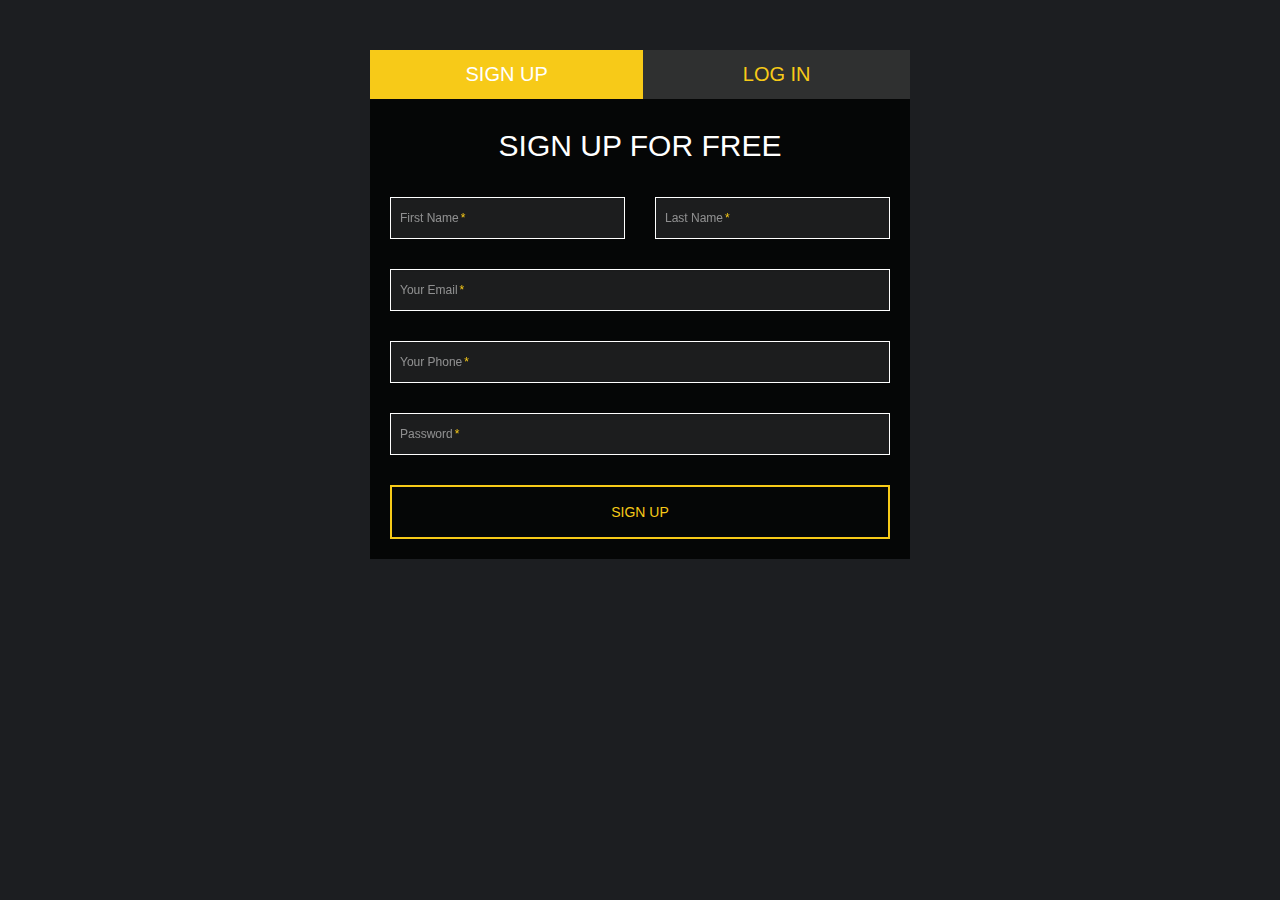
<file: proj1/index.html>
<!DOCTYPE html>
<html lang="en" >
<head>
  <meta charset="UTF-8">
  <title>Sign Up Signin Form Template Example</title>
  <link rel="stylesheet" href="style.css">

</head>
<body>
<!-- partial:index.partial.html -->
<html lang="en">
<head>
  <!-- Latest compiled and minified CSS -->
<link rel="stylesheet" href="https://maxcdn.bootstrapcdn.com/bootstrap/3.3.5/css/bootstrap.min.css">
  </head>

<body>
<div id="form">
  <div class="container">
    <div class="col-lg-6 col-lg-offset-3 col-md-6 col-md-offset-3 col-md-8 col-md-offset-2">
      <div id="userform">
        <ul class="nav nav-tabs nav-justified" role="tablist">
          <li class="active"><a href="#signup"  role="tab" data-toggle="tab">Sign up</a></li>
          <li><a href="#login"  role="tab" data-toggle="tab">Log in</a></li>
        </ul>
        <div class="tab-content">
          <div class="tab-pane fade active in" id="signup">
            <h2 class="text-uppercase text-center"> Sign Up for Free</h2>
            <form id="signup">
              <div class="row">
                <div class="col-xs-12 col-sm-6">
                  <div class="form-group">
                    <label>First Name<span class="req">*</span> </label>
                    <input type="text" class="form-control" id="first_name" required data-validation-required-message="Please enter your name." autocomplete="off">
                    <p class="help-block text-danger"></p>
                  </div>
                </div>
                <div class="col-xs-12 col-sm-6">
                  <div class="form-group">
                    <label> Last Name<span class="req">*</span> </label>
                    <input type="text" class="form-control" id="last_name" required data-validation-required-message="Please enter your name." autocomplete="off">
                    <p class="help-block text-danger"></p>
                  </div>
                </div>
              </div>
              <div class="form-group">
                <label> Your Email<span class="req">*</span> </label>
                <input type="email" class="form-control" id="email" required data-validation-required-message="Please enter your email address." autocomplete="off">
                <p class="help-block text-danger"></p>
              </div>
              <div class="form-group">
                <label> Your Phone<span class="req">*</span> </label>
                <input type="tel" class="form-control" id="phone" required data-validation-required-message="Please enter your phone number." autocomplete="off">
                <p class="help-block text-danger"></p>
              </div>
              <div class="form-group">
                <label> Password<span class="req">*</span> </label>
                <input type="password" class="form-control" id="password" required data-validation-required-message="Please enter your password" autocomplete="off">
                <p class="help-block text-danger"></p>
              </div>
              <div class="mrgn-30-top">
                <button type="submit" class="btn btn-larger btn-block"/>
                Sign up
                </button>
              </div>
            </form>
          </div>
          <div class="tab-pane fade in" id="login">
            <h2 class="text-uppercase text-center"> Log in</h2>
            <form id="login">
              <div class="form-group">
                <label> Your Email<span class="req">*</span> </label>
                <input type="email" class="form-control" id="email" required data-validation-required-message="Please enter your email address." autocomplete="off">
                <p class="help-block text-danger"></p>
              </div>
              <div class="form-group">
                <label> Password<span class="req">*</span> </label>
                <input type="password" class="form-control" id="password" required data-validation-required-message="Please enter your password" autocomplete="off">
                <p class="help-block text-danger"></p>
              </div>
              <div class="mrgn-30-top">
                <button type="submit" class="btn btn-larger btn-block"/>
                Log in
                </button>
              </div>
            </form>
          </div>
        </div>
      </div>
    </div>
  </div>
  <!-- /.container --> 
</div>
<script src="//code.jquery.com/jquery-1.11.3.min.js"></script>
<!-- Latest compiled and minified JavaScript -->
<script src="https://maxcdn.bootstrapcdn.com/bootstrap/3.3.5/js/bootstrap.min.js"></script>
</body>
<!-- partial -->
  <script  src="./script.js"></script>

</body>
</html>
</file>
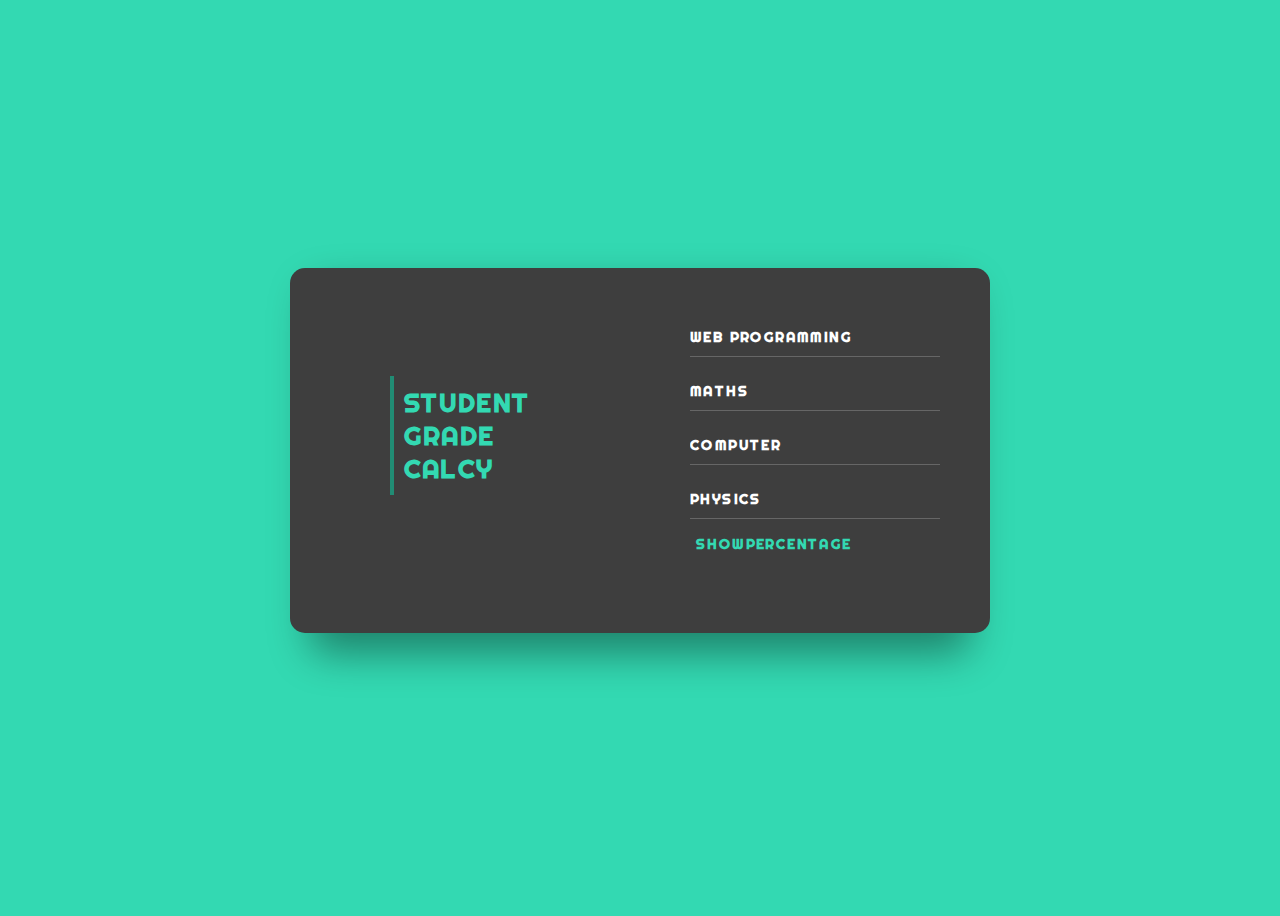
<file: proj2/index (1).html>
<!DOCTYPE html>
<html>
<head>
  <title></title>
  <link href="https://fonts.googleapis.com/css?family=Righteous&display=swap" rel="stylesheet">
   <link rel="stylesheet" href="style (1).css">
</head>
<body>
<div class="background">
  <div class="container">
    <div class="screen">
      <div class="screen-body">
        <div class="screen-body-item left">
          <div class="app-title">
            <div class="animated infinite pulse">
              Student <br> Grade <br> Calcy
            </div>
          </div>
        </div>
        <div class="screen-body-item">
          <div class="app-form">
            <div class="app-form-group">
              <input type="text" class="app-form-control" placeholder="WEB PROGRAMMING" id="wd">
            </div>
            <div class="app-form-group">
              <input  type="text"  class="app-form-control"   placeholder="MATHS" id="maths">
            </div>
             <div class="app-form-group">
              <input  type="text"  class="app-form-control"   placeholder="COMPUTER" id="comp">
            </div>
            <div class="app-form-group">
              <input  type="text"  class="app-form-control"   placeholder="PHYSICS" id="phy" >
            </div>
            <div > 
              <input type="button" name="" value="showPercentage" class="app-form-button" onclick="calcy()">
            </div>            
          </div>
      </div>

    </div>
      <div class="app-form-group showdata">
              <p id="showData" >  </p>
     </div>
  </div>
</div>

<script src="script (1).js"></script>

</body>
</html>
</file>
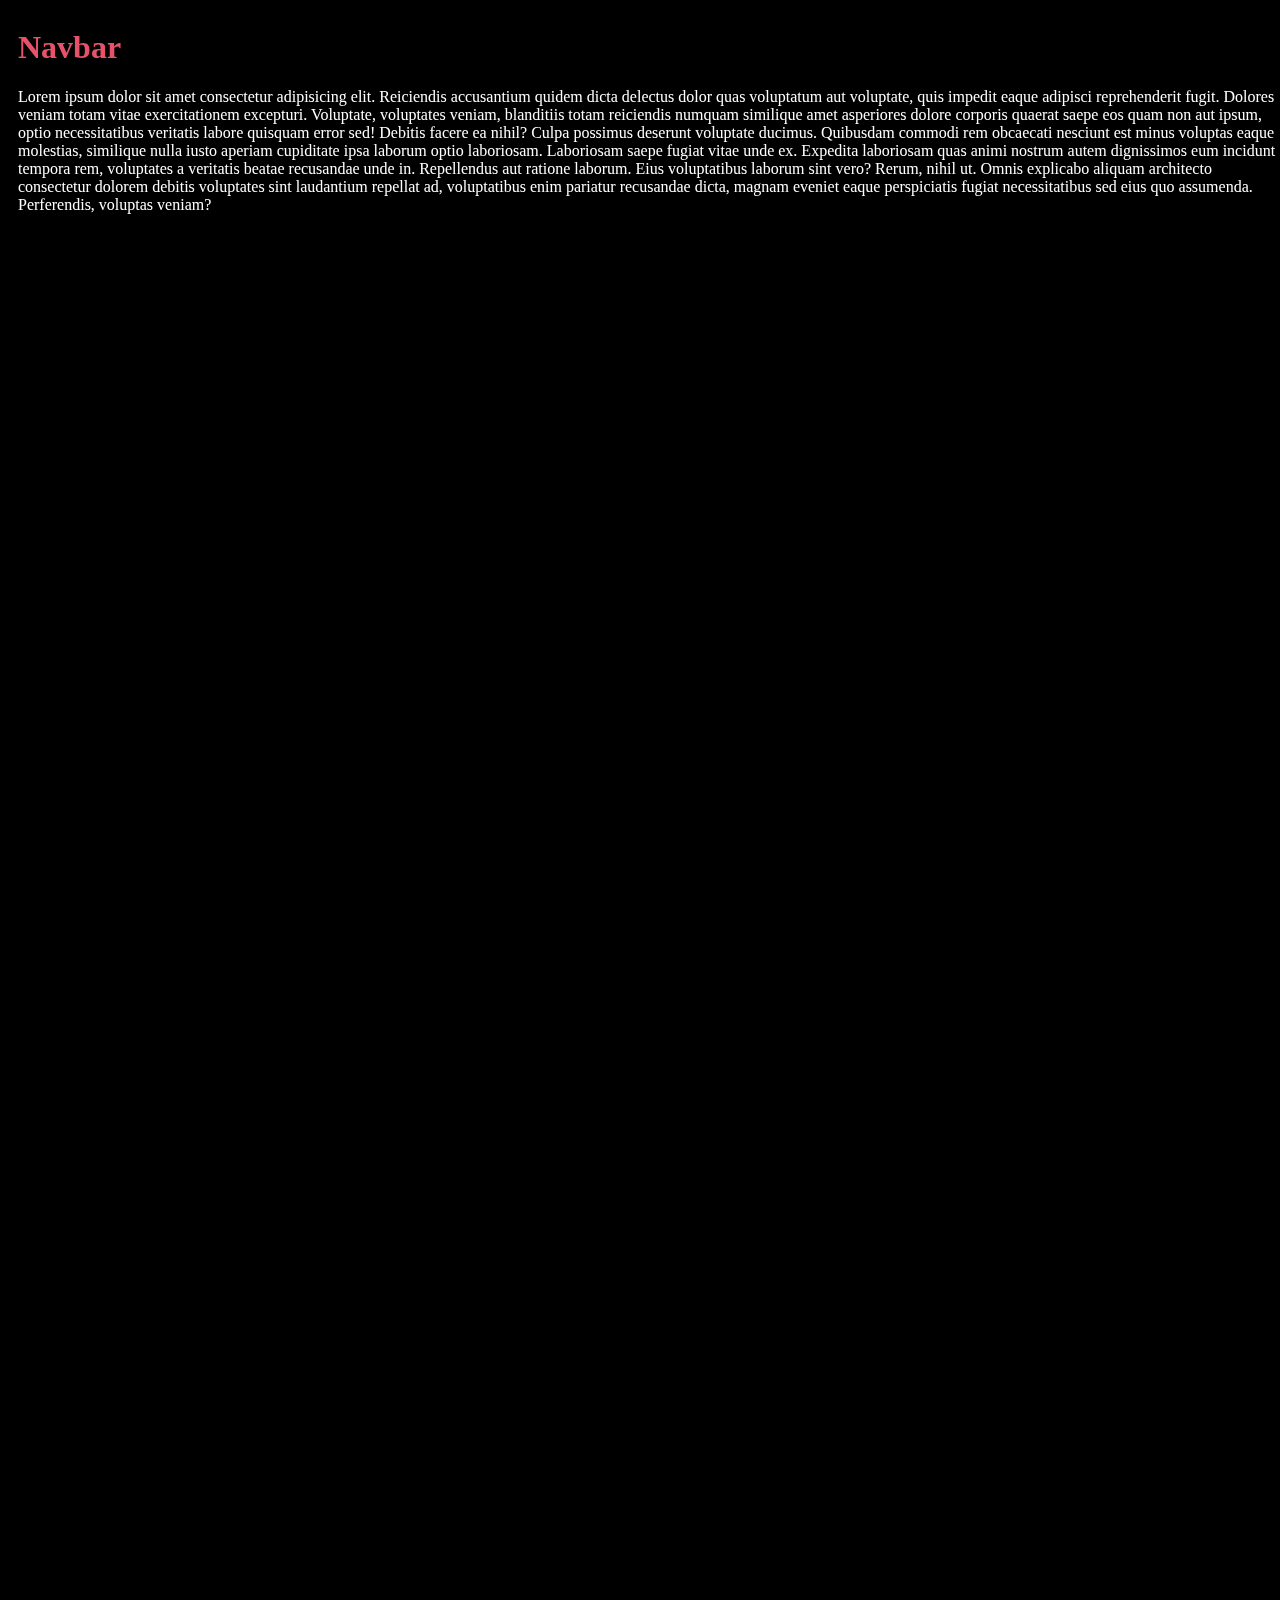
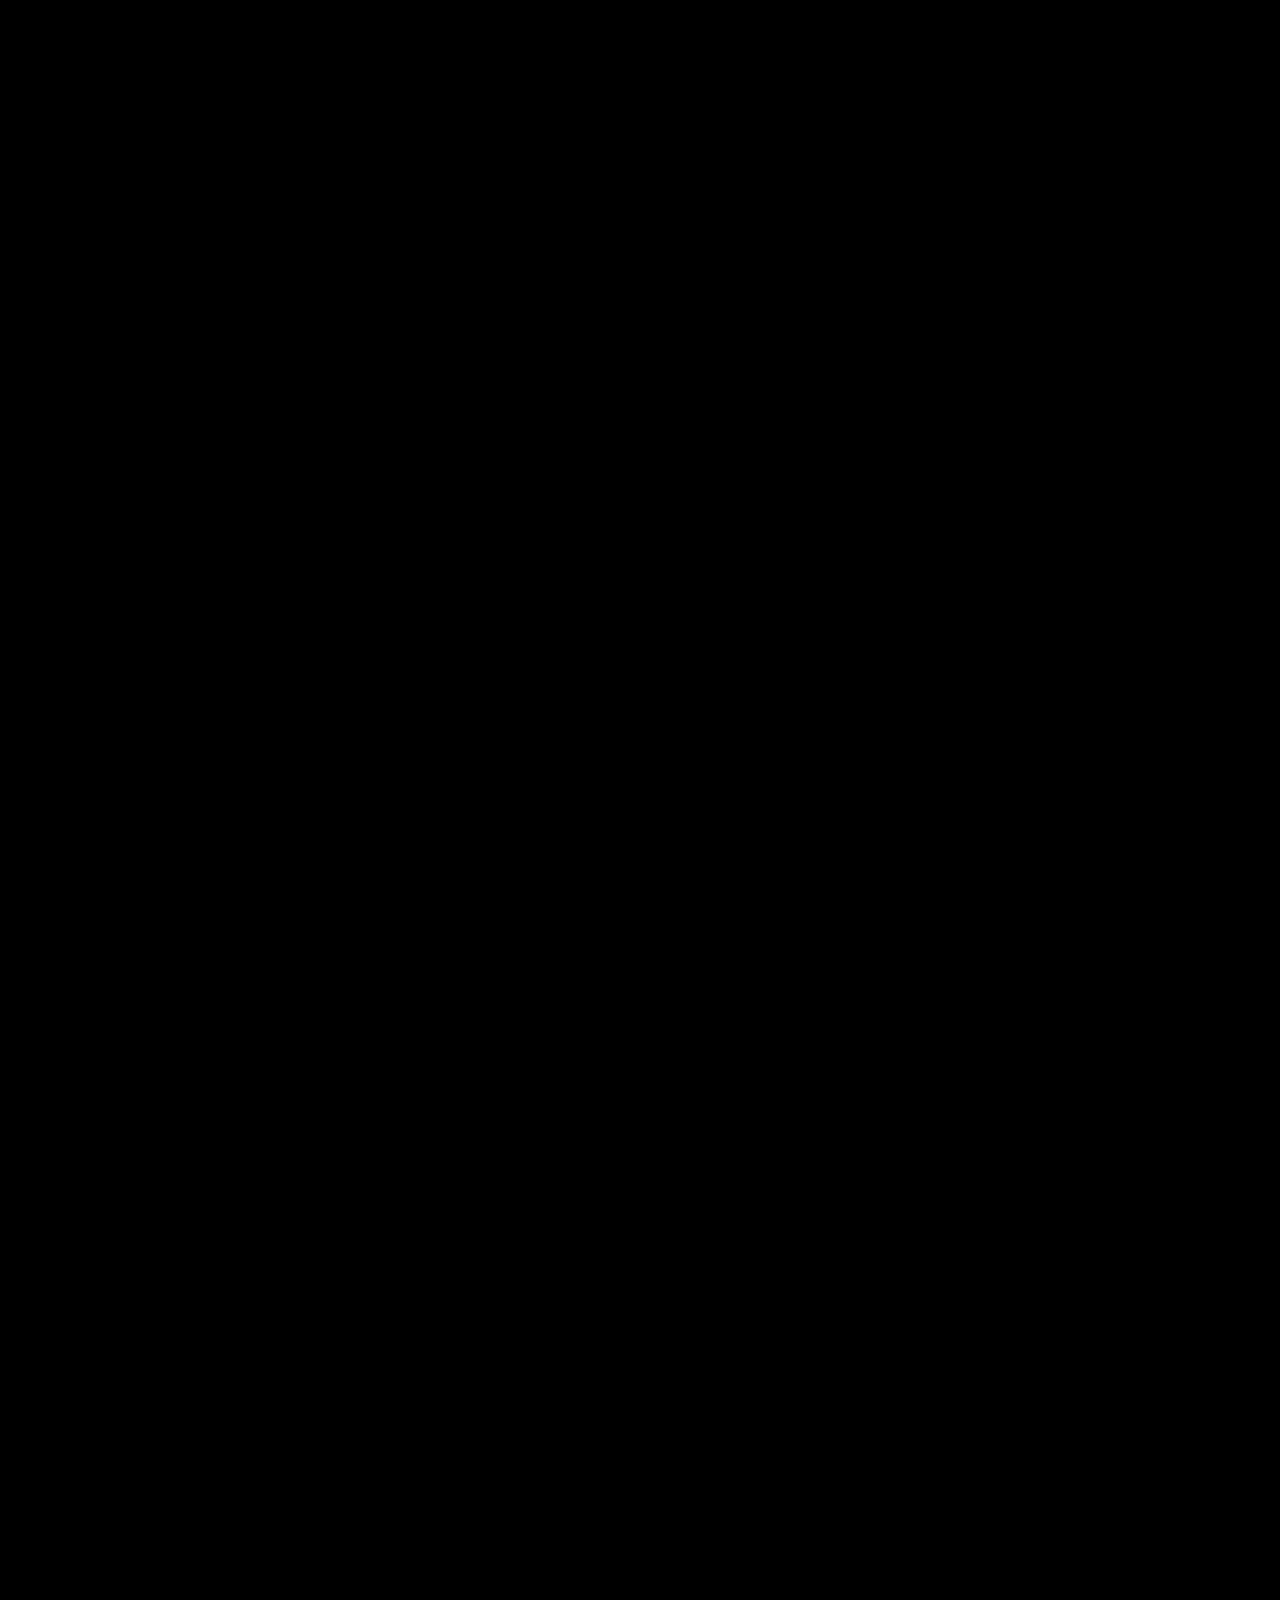
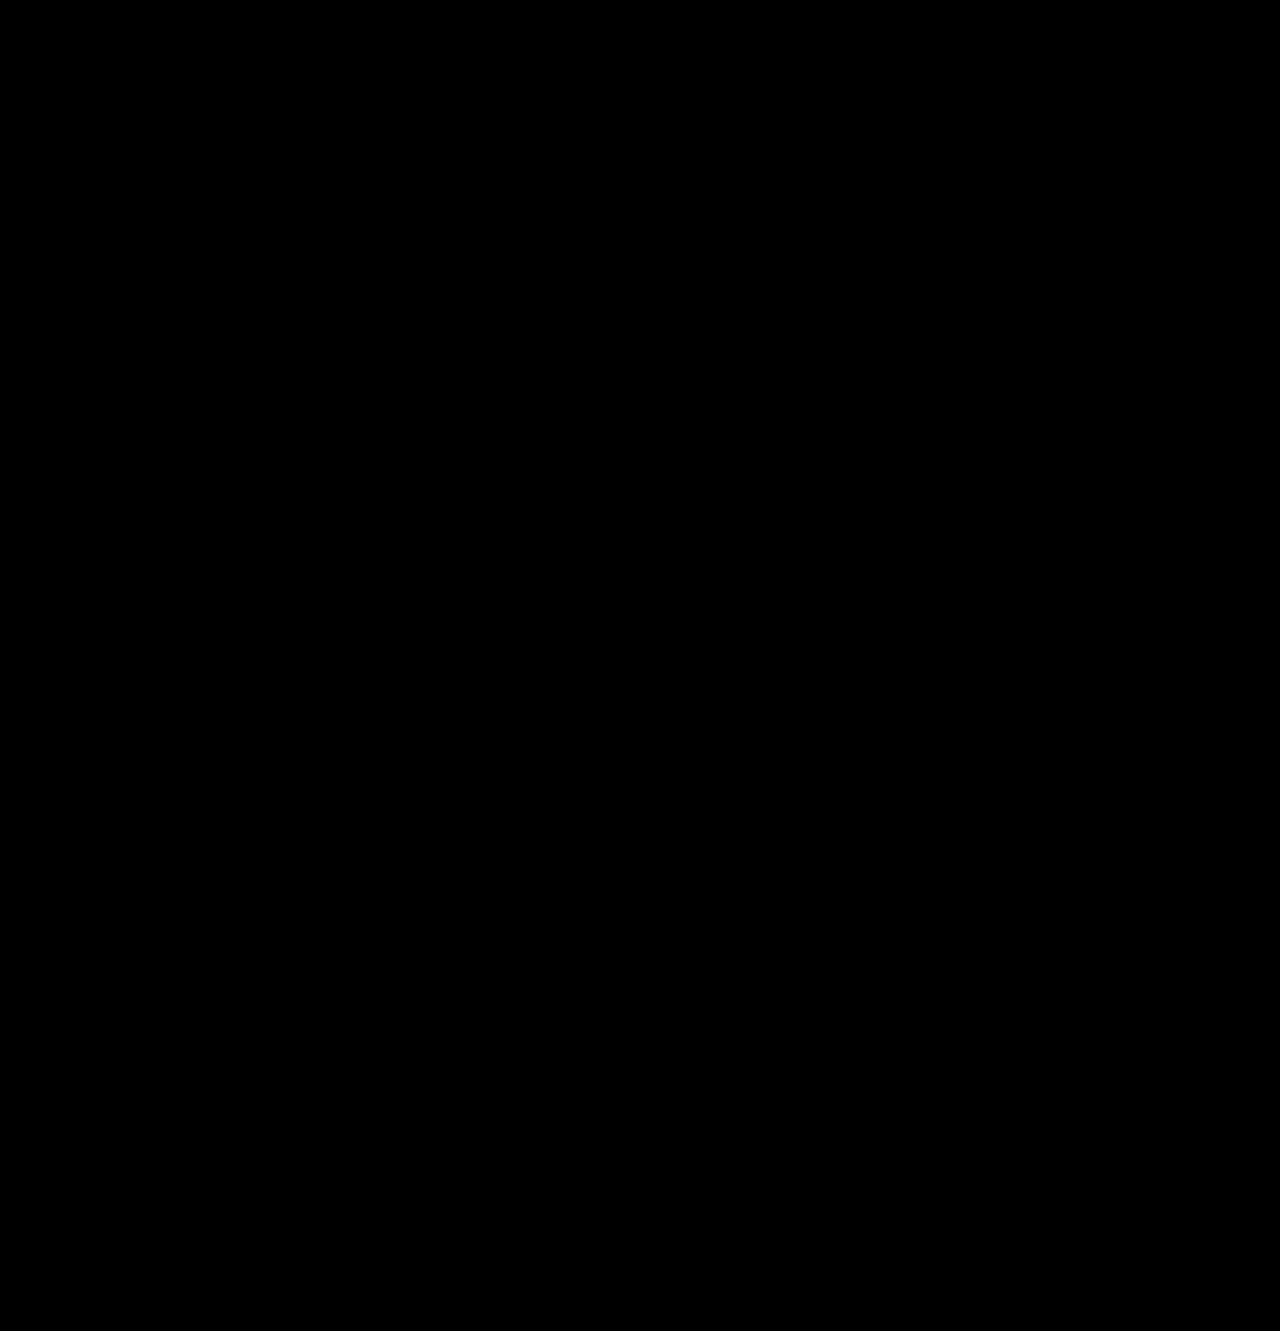
<file: proj3/index (2).html>
<!DOCTYPE html>
<html>

<head>
	<title>
		Navigation Bar 
	</title>
	
	<meta name="viewport"
		content="width=device-width, initial-scale=1">
	
    <link rel="stylesheet" href="style (2).css">
</head>

<body>
	

	<article>
		<h1 style="color:rgb(230, 82, 106);">
			Navbar
		</h1>
		
        <p>
			Lorem ipsum dolor sit amet consectetur adipisicing elit. Reiciendis accusantium quidem dicta delectus dolor quas voluptatum aut voluptate, quis impedit eaque adipisci reprehenderit fugit. Dolores veniam totam vitae exercitationem excepturi.
            Voluptate, voluptates veniam, blanditiis totam reiciendis numquam similique amet asperiores dolore corporis quaerat saepe eos quam non aut ipsum, optio necessitatibus veritatis labore quisquam error sed! Debitis facere ea nihil?
            Culpa possimus deserunt voluptate ducimus. Quibusdam commodi rem obcaecati nesciunt est minus voluptas eaque molestias, similique nulla iusto aperiam cupiditate ipsa laborum optio laboriosam. Laboriosam saepe fugiat vitae unde ex.
            Expedita laboriosam quas animi nostrum autem dignissimos eum incidunt tempora rem, voluptates a veritatis beatae recusandae unde in. Repellendus aut ratione laborum. Eius voluptatibus laborum sint vero? Rerum, nihil ut.
            Omnis explicabo aliquam architecto consectetur dolorem debitis voluptates sint laudantium repellat ad, voluptatibus enim pariatur recusandae dicta, magnam eveniet eaque perspiciatis fugiat necessitatibus sed eius quo assumenda. Perferendis, voluptas veniam?
		</p>

	</article>
	

	<div id="navlist">
		<a href="#">Home</a>
		<a href="#">About Us</a>
		<a href="#">Our Products</a>
		<a href="#">Careers</a>
		<a href="#">Contact Us</a>
	</div>


	<div class="scrollable"
		style="padding:15px 15px 4500px;">
	</div>

	<script src = "script (2).js">	
	</script>
</body>

</html>
</file>
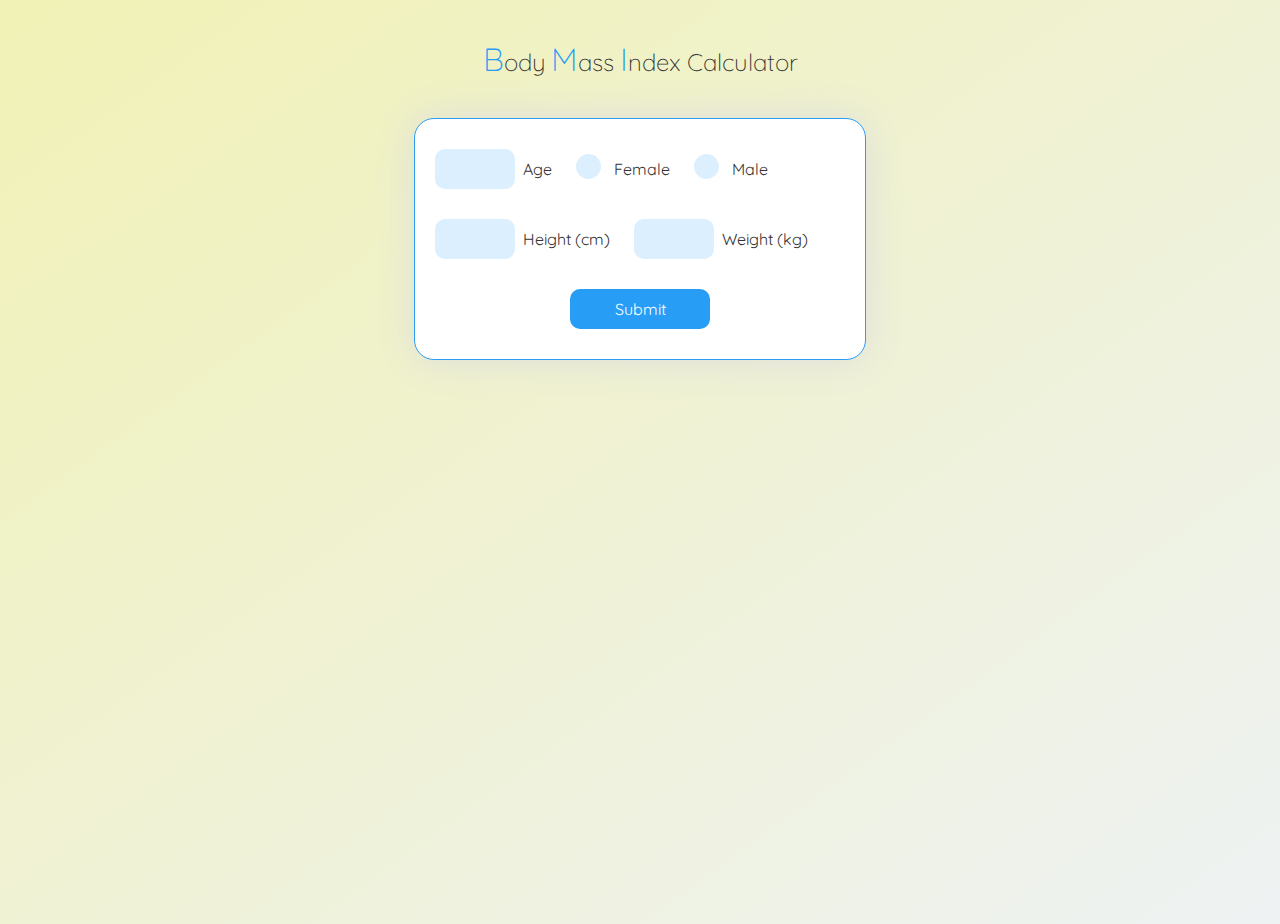
<file: proj4/index (3).html>
<!DOCTYPE html>
<html lang="en">
<head>
    <meta charset="UTF-8">
    <meta name="viewport" content="width=device-width, initial-scale=1.0">
    <link href="https://fonts.googleapis.com/css?family=Quicksand:400,700" rel="stylesheet">
    <link rel="stylesheet" href="style (3).css">
    <title>BMI Calculator</title>
</head>
<body>
    <h3><b>B</b>ody <b>M</b>ass <b>I</b>ndex Calculator</h3>
    <form class="form" id="form" onsubmit="return validateForm()">
    <div class="row-one">
      <input type="text" class="text-input" id="age" autocomplete="off" required/><p class="text">Age</p>
      <label class="container">
      <input type="radio" name="radio" id="f"><p class="text">Female</p>
        <span class="checkmark"></span>
      </label>
      <label class="container">
      <input type="radio" name="radio" id="m"><p class="text">Male</p>
        <span class="checkmark"></span>
      </label>
      </div>
    <div class="row-two">
    <input type="text" class="text-input" id="height" autocomplete="off" required><p class="text">Height (cm)</p>
    <input type="text" class="text-input" id="weight" autocomplete="off" required><p class="text">Weight (kg)</p>
    </div>
    <button type="button" id="submit">Submit</button>
    </form>
    <script src="script (3).js"></script>
</body>
</html>
</file>
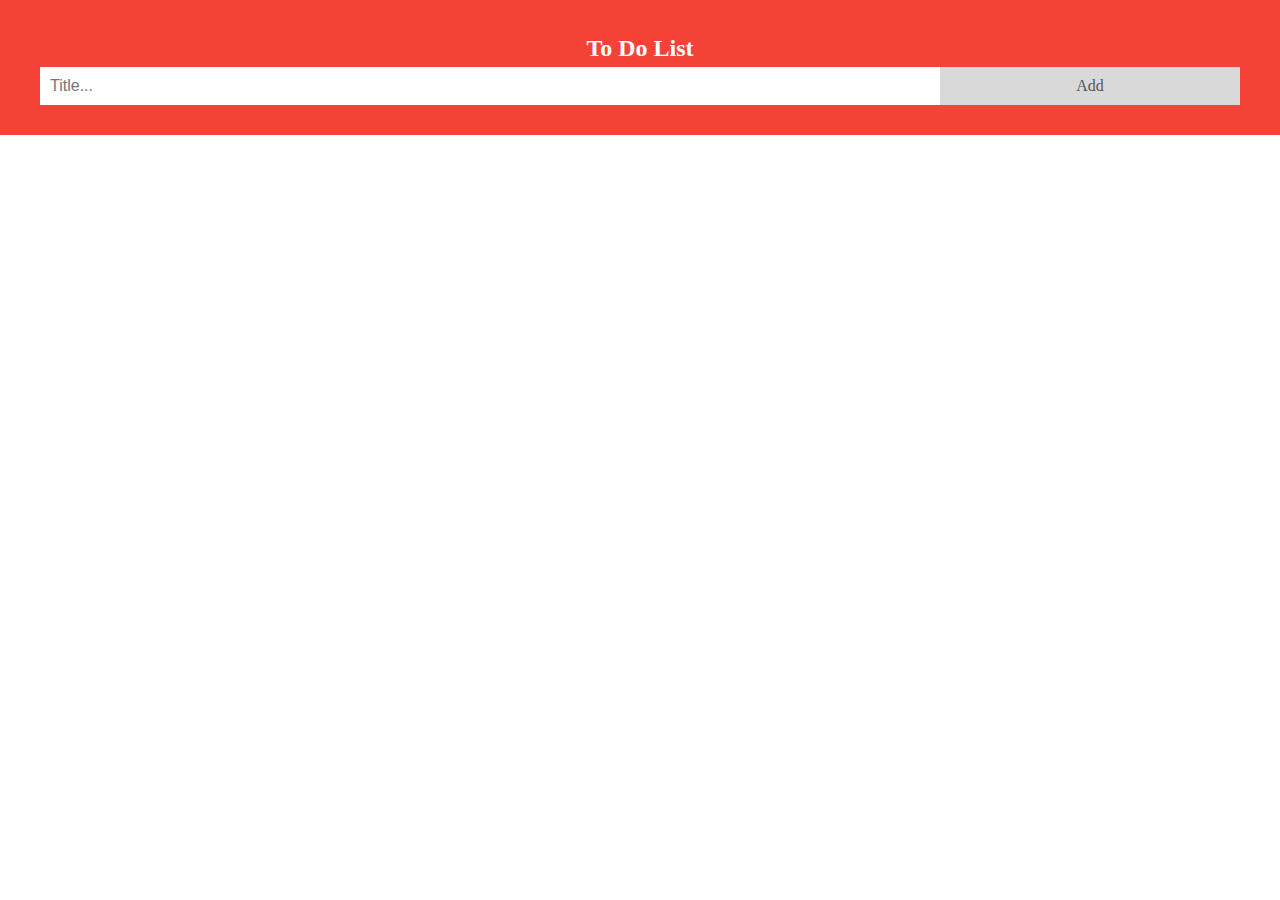
<file: proj5/index (4).html>
<!DOCTYPE html>
<html>
<head>
<meta name="viewport" content="width=device-width, initial-scale=1">
<link rel="stylesheet" href="style (4).css">
</head>
<body>

<div id="myDIV" class="header">
  <h2 style="margin:5px">To Do List</h2>
  <input type="text" id="myInput" placeholder="Title...">
  <span onclick="newElement()" class="addBtn">Add</span>
</div>

<ul id="myUL">
  
</ul>
<script src="script (4).js"></script>
</body>
</html>
</file>
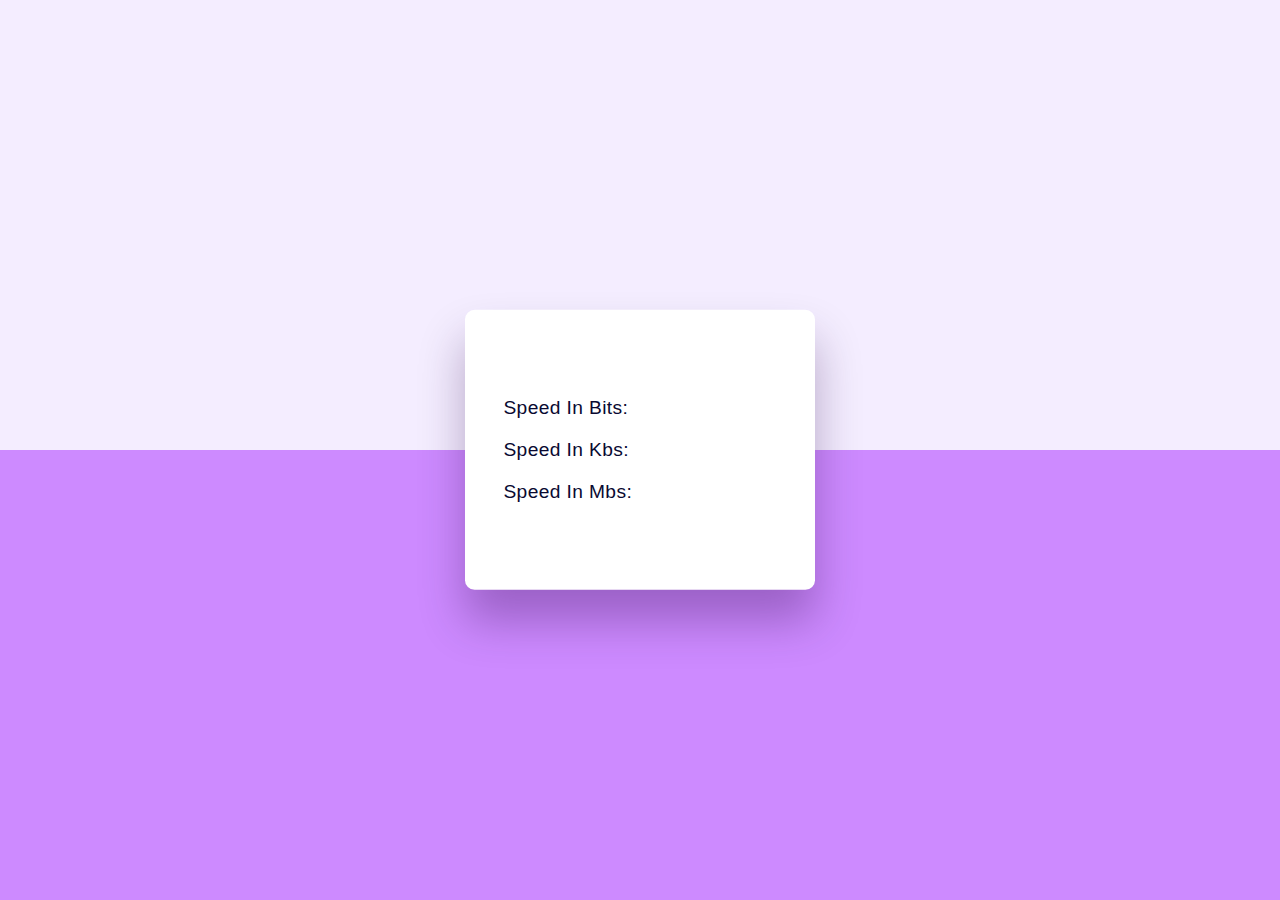
<file: proj6/index (5).html>
<!DOCTYPE html>
<html lang="en">
  <head>
    <meta name="viewport" content="width=device-width, initial-scale=1.0" />
    <title>Detect Internet Speed</title>

    <link rel="stylesheet" href="style (5).css" />
  </head>
  <body>
    <div class="container">
      <p id="bits"><span>Speed In Bits:</span></p>
      <p id="kbs"><span>Speed In Kbs:</span></p>
      <p id="mbs"><span>Speed In Mbs:</span></p>
    </div>
    
    <script src="script (5).js"></script>
  </body>
</html>
</file>
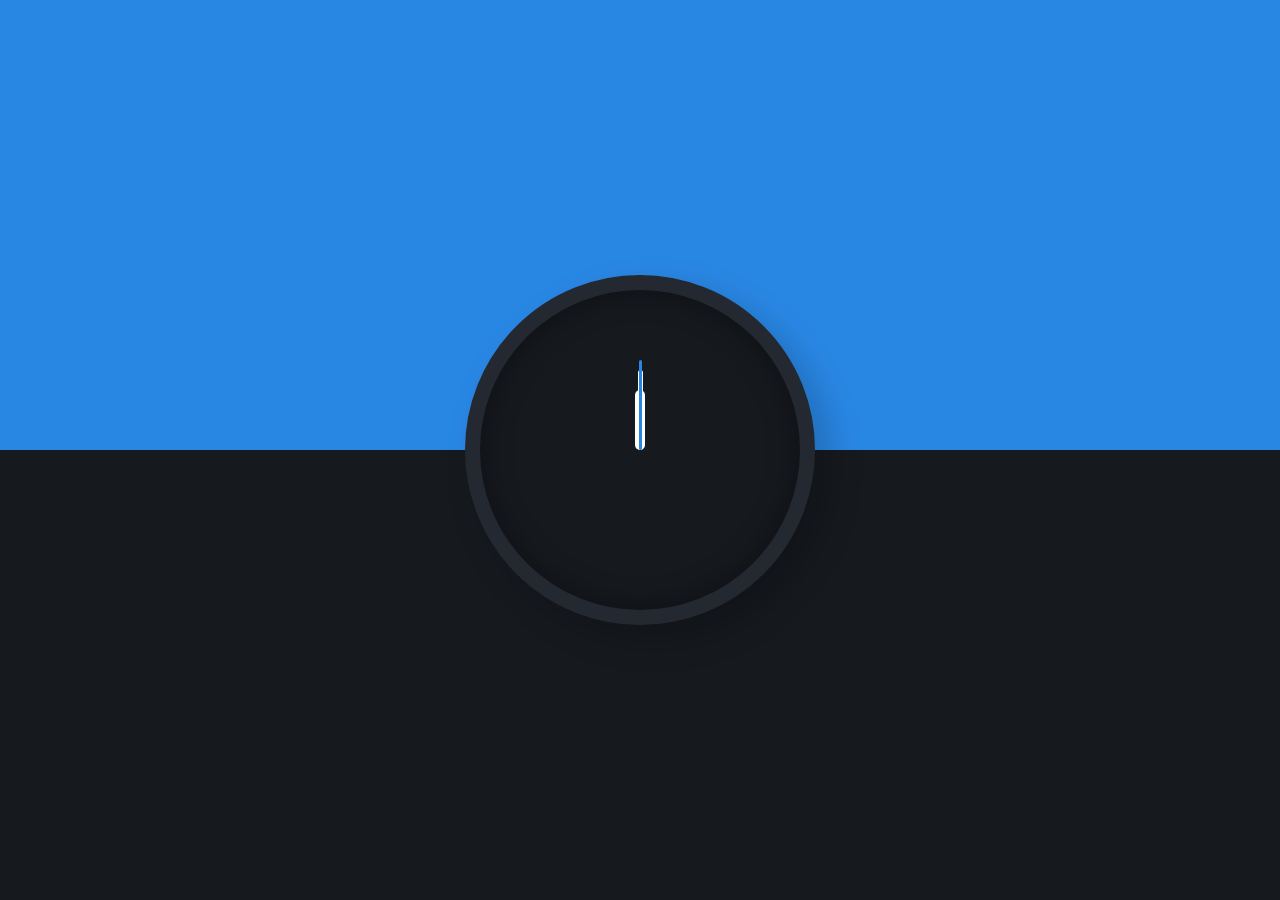
<file: proj7/index (6).html>
<!DOCTYPE html>
<html lang="en">
<head>
    <meta name="viewport" content="width=device-width, initial-scale=1.0">
    <title>Analog Clock</title>

    <link rel="stylesheet" href="style (6).css">   
</head>
<body>
    <div class="clock">
        <div class="hour hand" id="hour"></div>
        <div class="minute hand" id="minute"></div>
        <div class="seconds hand" id="seconds"></div>
        
    </div>

    <script src="script (6).js"></script>
</body>
</html>
</file>
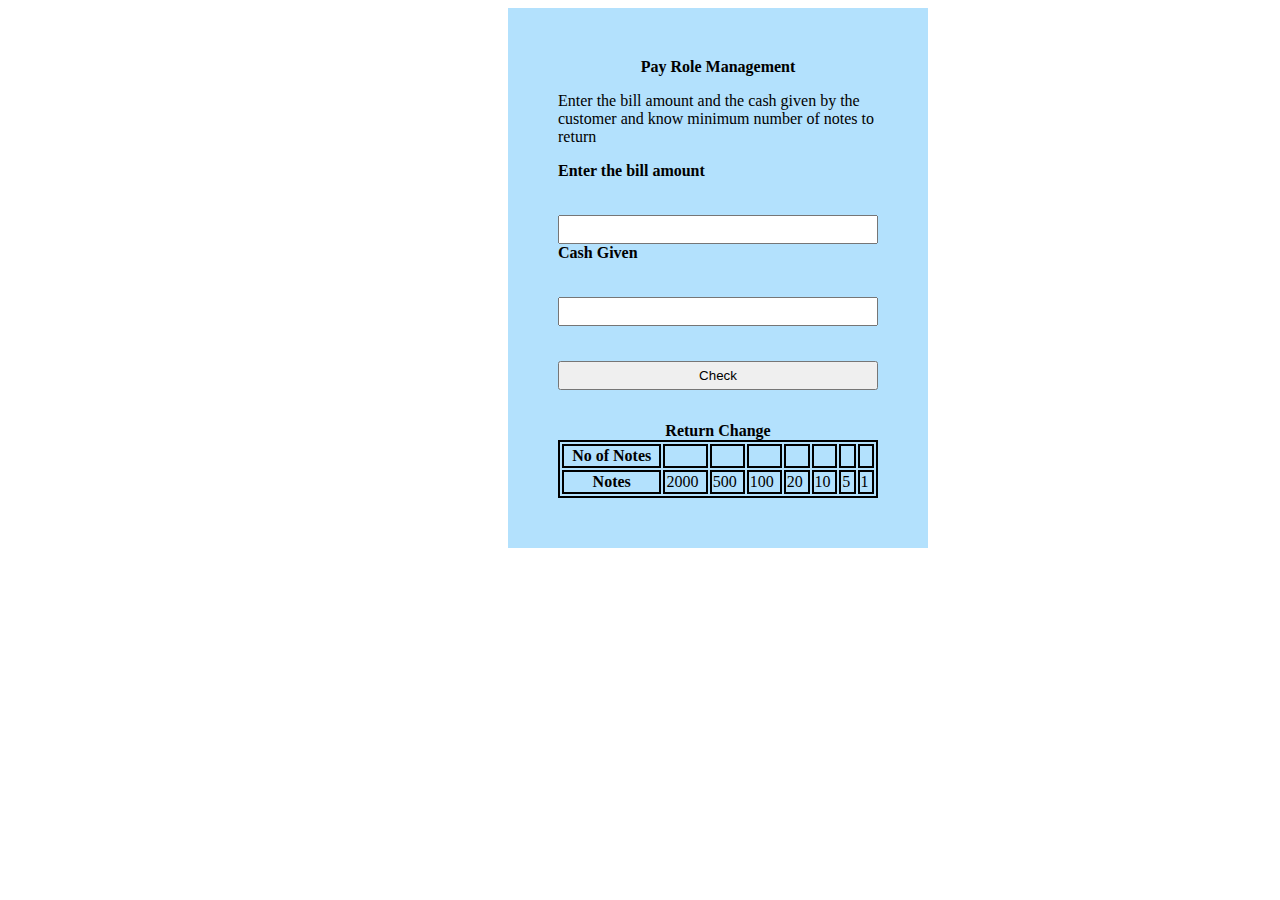
<file: proj8/index (7).html>
<!DOCTYPE html> 
<html lang="en"> 

<head> 
<meta charset="UTF-8"> 
<meta http-equiv="X-UA-Compatible" content="IE=edge"> 
<meta name="viewport" content= 
	"width=device-width, initial-scale=1.0"> 
<link rel="stylesheet" href="style (7).css">
</head> 

<body> 
<div class="container"> 
	<header><strong> 
			<center>Pay Role Management</center> 
	</strong></header> 
	<p class="description"> 
		Enter the bill amount and the cash given by the customer 
		and know minimum number of notes to return 
	</p> 

	<label for="input-bill"><strong>Enter the bill amount</strong></label> 
	<input class="input-bill" id="bill" /> 
	<label for="cash-given"><strong> Cash Given</strong></label> 
	<input class="cash-given" id="cash" /> 
	<button class="check-btn" id="btn">Check</button> 
	<p id="error"> 
	</p> 

	<table class="table"> 
		<caption> 
			<strong>Return Change</strong></caption> 
		<tr class="row"> 
			<th class="row">No of Notes</th> 
			<td class="no-of-notes"></td> 
			<td class="no-of-notes"></td> 
			<td class="no-of-notes"></td> 
			<td class="no-of-notes"></td> 
			<td class="no-of-notes"></td> 
			<td class="no-of-notes"></td> 
			<td class="no-of-notes"></td> 
		</tr> 
		<tr> 
			<th class="row">Notes</th> 
			<td class="row">2000</td> 
			<td class="row">500</td> 
			<td class="row">100</td> 
			<td class="row">20</td> 
			<td class="row">10</td> 
			<td class="row">5</td> 
			<td class="row">1</td> 
		</tr> 
	</table> 
</div> 
<script src="script (7).js"></script>
</body> 

</html>
</file>
<file: proj1/style.css>
body, html {
  height:100%;
	background: #1c1e21;
  	overflow-x: hidden;
	font-family: 'Dosis', sans-serif;
}

btn {
	border-radius: 0

  
}
.btn:focus, .btn:active, .btn.active, .btn:active:focus {
	outline: 0;
  border-radius: 0
}



.btn-larger {
	padding: 15px 40px !important;
	border:2px solid #F7CA18 !important;;
	border-radius: 0px !important;;
	text-transform: uppercase;
	font-family: 'Dosis', sans-serif;
	font-size: 18px;
	font-weight: 300;
	color: #F7CA18;
	background-color: transparent;
	-webkit-transition: all .6s;
	-moz-transition: all .6s;
	transition: all .6s;
  

}
.btn-larger:hover, .btn-larger:focus, .btn-larger:active, .btn-larger.active, .open .dropdown-toggle.btn-larger {
	border-color: #F7CA18;
	color: #fff;
	background-color: #F7CA18;
  border-radius: 0
}
.btn-larger:active, .btn-larger.active, .open .dropdown-toggle.btn-larger {
	background-image: none;
}
.btn-larger.disabled, .btn-larger[disabled], fieldset[disabled] .btn-larger, .btn-larger.disabled:hover, .btn-larger[disabled]:hover, fieldset[disabled] .btn-larger:hover, .btn-larger.disabled:focus, .btn-larger[disabled]:focus, fieldset[disabled] .btn-larger:focus, .btn-larger.disabled:active, .btn-larger[disabled]:active, fieldset[disabled] .btn-larger:active, .btn-larger.disabled.active, .btn-larger[disabled].active, fieldset[disabled] .btn-larger.active {
	border-color: #AEA8D3;
	background-color: #AEA8D3;
}
.btn-larger .badge {
	color: #AEA8D3;
	background-color: #fff;
}

div#form {
	color: #fff;
	background-attachment: scroll;
	background: #1c1e21 url(https://static.pexels.com/photos/8819/warsaw.jpg);
	background-position: center center;
	background-repeat: none;
	-webkit-background-size: cover;
	-moz-background-size: cover;
	background-size: cover;
	-o-background-size: cover;
  min-height:100%;

}

#userform p {
	font-size: 14px;
	margin-bottom: 5px;
}
#userform ul {
	list-style-type: none;
	padding: 0;
	margin-bottom: 0px;
}
#userform {
	background: rgba(0,0,0,0.8);
	margin: 20px 0 20px 0
}
 @media (min-width: 768px) {
#userform {
	background: rgba(0,0,0,0.8);
	margin: 50px 0 20px 0
}
}
#userform .nav-tabs.nav-justified > li > a {
	text-transform: uppercase;
	font-size: 20px;
	color: #F7CA18;
	background-color: rgba(90,90,90,0.5);
}
#userform .nav-tabs.nav-justified > .active > a, #userform .nav-tabs.nav-justified > .active > a:hover, #userform .nav-tabs.nav-justified > .active > a:focus {
	border: 0;
	background: #F7CA18;
	color: white;
	border-radius: 0;
}
#userform .nav-justified > li > a {
	margin-bottom: 0;
	-webkit-transition: all .6s;
	-moz-transition: all .6s;
	transition: all .6s;
}
#userform .nav-justified > li > a:hover {
	background: #AEA8D3;
	color: #FFF;
}
#userform .nav-tabs > li > a {
	border: 0px solid transparent;
	border-radius: 0
}
#userform .nav-tabs.nav-justified > li > a:hover {
	background: #F7CA18;
	color: #FFF;
	border-radius: 0;
	border: 0;
	-webkit-transition: all .6s;
	-moz-transition: all .6s;
	transition: all .6s;
}
#userform .nav-tabs > li.active > a, #userform .nav-tabs > li.active > a:hover, #userform .nav-tabs > li.active > a:focus {
	color: #F7CA18;
	cursor: default;
	background-color: transparent;
	border: 0;
	-webkit-transition: all .6s;
	-moz-transition: all .6s;
	transition: all .6s;
}
 @media (min-width: 768px) {
#userform .nav-tabs.nav-justified > li > a {
	border: 0;
	-webkit-transition: all .6s;
	-moz-transition: all .6s;
	transition: all .6s;
}
#userform .nav-tabs.nav-justified > li > a:hover {
	background-color: #F7CA18;
	border-color: transparent;
	border: 0;
	-webkit-transition: all .6s;
	-moz-transition: all .6s;
	transition: all .6s;
}
}
 @media (max-width: 768px) {
.nav-justified > li {
	display: table-cell !important;
	width: 1% !important;
}
}
#userform .nav-tabs {
	border-bottom: 0px solid #ddd;
}
#userform .tab-pane h2 {
	margin: 10px 0;
	color: #FFF;
}
#userform .tab-pane p.lead {
	margin-top: 20px;
}
#userform .tab-content {
	padding: 20px
}
#userform .form-group {
	margin-bottom: 0px;
	color: #FFF;
}
#userform .form-group input, #userform .form-group textarea {
	padding: 10px;
}
#userform .form-group input.form-control {
	height: auto;
	background-color: rgba(237, 235, 250, 0.1);
	color: #FFF;
}
#userform .form-control {
	border-radius: 0;
	border: 1px solid #fff;
}
#userform .form-control:focus {
	border-color: #F7CA18;
	box-shadow: none;
}
 #userform::-webkit-input-placeholder {
 text-transform: uppercase;
font-family: 'Dosis', sans-serif;
font-weight: 700;
 color: #bbb;
}
#userform #signup .form-group label {
	position: relative;
	-webkit-transform: translateY(35px);
	-ms-transform: translateY(35px);
	transform: translateY(35px);
	left: 10px;
	top: 0px;
	color: rgba(255, 255, 255, 0.5);
	-webkit-transition: all 0.25s ease;
	transition: all 0.25s ease;
	-webkit-backface-visibility: hidden;
	pointer-events: none;
	font-size: 12px;
	font-weight: 300
}
#userform #signup .form-group label .req {
	margin: 2px;
	color: #F7CA18;
}
#userform #signup .form-group label.active {
	-webkit-transform: translateY(0px);
	-ms-transform: translateY(0px);
	transform: translateY(0px);
	left: 2px;
	font-size: 12px;
}
#userform #signup .form-group label.active .req {
	opacity: 0;
}
#userform label.highlight {
	color: #ffffff;
}
#userform #login .form-group label {
	position: relative;
	-webkit-transform: translateY(35px);
	-ms-transform: translateY(35px);
	transform: translateY(35px);
	left: 10px;
	top: 0px;
	color: rgba(255, 255, 255, 0.5);
	-webkit-transition: all 0.25s ease;
	transition: all 0.25s ease;
	-webkit-backface-visibility: hidden;
	pointer-events: none;
	font-size: 12px;
	font-weight: 300
}
#userform #login .form-group label .req {
	margin: 2px;
	color: #F7CA18;
}
#userform #login .form-group label.active {
	-webkit-transform: translateY(0px);
	-ms-transform: translateY(0px);
	transform: translateY(0px);
	left: 2px;
	font-size: 12px;
}
#userform #login .form-group label.active .req {
	opacity: 0;
}

.mrgn-30-top {
	margin-top: 30px
}
</file>
<file: proj2/style (1).css>
body {
  background:#33d9b2;
  font-size: 12px;
}

body, button, input {
  font-family: 'Righteous', cursive;
  font-weight: 700;
  letter-spacing: 1.4px;
}

.background {
  display: flex;
  min-height: 100vh;
}

.container {
  flex: 0 1 700px;
  margin: auto;
  padding: 10px;
}

.screen {
  position: relative;
  background: #3e3e3e;
  border-radius: 15px;
}

.screen:after {
  content: '';
  display: block;
  position: absolute;
  top: 0;
  left: 20px;
  right: 20px;
  bottom: 0;
  border-radius: 15px;
  box-shadow: 0 20px 40px rgba(0, 0, 0, .4);
  z-index: -1;
}

.screen-body {
  display: flex;
}

.screen-body-item {
  flex: 1;
  padding: 50px;
}

.screen-body-item.left {
  display: flex;
  flex-direction: column;
  justify-content: center;
  align-items: center;

}

.app-title {
  display: flex;
  /*flex-direction: column;*/
  justify-content: center;
  align-items: center;
  color: #33d9b2;
  font-size: 26px;
  text-transform: uppercase;
  border-left: 4px solid #218c74;
  padding: 10px;
}

.app-form-group {
  margin-bottom: 15px;
}

.app-form-group.buttons {
  margin-bottom: 0;
  text-align: right;
}

.app-form-control {
  width: 100%;
  padding: 10px 0;
  background: none;
  border: none;
  border-bottom: 1px solid #666;
  color: #ddd;
  font-size: 14px;
  text-transform: uppercase;
  outline: none;
  transition: border-color .2s;
}

.app-form-control::placeholder {
  color: #FFF;
}

.app-form-control:focus {
  border-bottom-color: #ddd;
}

.app-form-button {
  background: none;
  border: none;
  color: #33d9b2;
  font-size: 14px;
  cursor: pointer;
  outline: none;
  text-transform: uppercase;
}

.app-form-button:hover {
  color: #218c74;
}

.showdata{
  text-align: center;
  color: white;
  font-size: 1.2rem;
  padding-top: -10px;
  padding-bottom: 10px;
}
</file>
<file: proj3/style (2).css>
body{
    background-color: rgb(0, 0, 0);
    color: white;
}

article {
    position: fixed;
    margin-left: 10px;
}


#navlist {
    background-color: rgb(52, 51, 51);
    position: fixed;
    right: 2%;
    top: -60px;
    width: auto;
    display: block;
    transition: top 0.3s;
}


#navlist a {
    float: left;
    display: block;
    color: #f2f2f2;
    text-align: center;
    padding: 12px;
    text-decoration: none;
    font-size: 15px;
}


#navlist a:hover {
    background-color: rgb(230, 82, 106);
    color: white;
}
</file>
<file: proj4/style (3).css>
* {
    font-family: Quicksand;
    font-size: 16px;
    color: #333;
}
body {
    margin: 0;
    height: 100vh;
    padding: 0;
    border: 0;
    background: linear-gradient(to bottom right, #F1F2B5, #eef2f3);
}
.form {
    background-color: #fff;
    height: 240px;
    width: 450px;
    border-radius: 20px;
    margin: 20px auto 20px auto;
    display: block;
    border: solid 1px #289df6;
    box-shadow: 0 0 40px 0 #ddd;
}
.form:hover {
    box-shadow: 0 0 60px 0 #ccc;
    transition: 0.4s;
    transform: scale(1.02);
}
.row-one {
    padding: 20px;
}
.row-two {
    padding: 20px;
}
.text-input {
    width: 60px;
    height: 30px;
    border-radius: 10px;
    background-color: #dbeffe;
    border: none;
    outline: none;
    padding: 5px 10px;
    cursor: pointer;
}
.text-input:last-child {
    margin-bottom: 35px;
}
.text-input:hover {
    background-color: #cbe7fd;
}
#submit {
    border: none;
    border-radius: 10px;
    height: 40px;
    width: 140px;
    background-color: #289df6;
    color: #fff;
    margin: auto;
    display: block;
    outline: none;
    cursor: pointer;
}
#submit:hover {
    background-color: #0a8ef2;
}
.text {
    display: inline-block;
    margin: 5px 20px 5px 8px;
}
.row-one {
    padding: 30px 20px 15px 20px;
}
.row-two {
    padding: 15px 20px 30px 20px;
}
.container {
    display: inline-block;
    position: relative;
    padding-left: 30px;
    cursor: pointer;
    user-select: none;
}
.container input {
    position: absolute;
    opacity: 0;
}
.checkmark {
    position: absolute;
    top: 0;
    left: 0;
    height: 25px;
    width: 25px;
    background-color: #dbeffe;
    border-radius: 50%;
}
.container:hover input ~ .checkmark {
    background-color: #cbe7fd;
}
.container input:checked ~ .checkmark {
    background-color: #289df6;
}
h1 {
    font-size: 30px;
    font-weight: 300;
    text-align: center;
    color: #289df6;
    padding-top: 15px;
    display: block;
}
h2 {
    font-size: 22px;
    font-weight: 300;
    text-align: center;
}
h3 {
    font-size: 24px;
    font-weight: 300;
    text-align: center;
    padding: 15px;
}
h3 b {
    font-size: 32px;
    font-weight: 300;
    color: #289df6;
}
.checkmark:after {
    content: "";
    position: absolute;
    display: none;
}
.container input:checked ~ .checkmark:after {
    display: block;
}
.container .checkmark:after {
    left: 9px;
    top: 5px;
    width: 5px;
    height: 10px;
    border: solid white;
    border-width: 0 2px 2px 0;
    transform: rotate(45deg);
}
</file>
<file: proj5/style (4).css>
body {
  margin: 0;
  min-width: 250px;
}


* {
  box-sizing: border-box;
}


ul {
  margin: 0;
  padding: 0;
}


ul li {
  cursor: pointer;
  position: relative;
  padding: 12px 8px 12px 40px;
  list-style-type: none;
  background: #eee;
  font-size: 18px;
  transition: 0.2s;
  

  -webkit-user-select: none;
  -moz-user-select: none;
  -ms-user-select: none;
  user-select: none;
}


ul li:nth-child(odd) {
  background: #f9f9f9;
}


ul li:hover {
  background: #ddd;
}


ul li.checked {
  background: #888;
  color: #fff;
  text-decoration: line-through;
}


ul li.checked::before {
  content: '';
  position: absolute;
  border-color: #fff;
  border-style: solid;
  border-width: 0 2px 2px 0;
  top: 10px;
  left: 16px;
  transform: rotate(45deg);
  height: 15px;
  width: 7px;
}


.close {
  position: absolute;
  right: 0;
  top: 0;
  padding: 12px 16px 12px 16px;
}

.close:hover {
  background-color: #f44336;
  color: white;
}


.header {
  background-color: #f44336;
  padding: 30px 40px;
  color: white;
  text-align: center;
}


.header:after {
  content: "";
  display: table;
  clear: both;
}


input {
  margin: 0;
  border: none;
  border-radius: 0;
  width: 75%;
  padding: 10px;
  float: left;
  font-size: 16px;
}


.addBtn {
  padding: 10px;
  width: 25%;
  background: #d9d9d9;
  color: #555;
  float: left;
  text-align: center;
  font-size: 16px;
  cursor: pointer;
  transition: 0.3s;
  border-radius: 0;
}

.addBtn:hover {
  background-color: #bbb;
}
</file>
<file: proj6/style (5).css>
* {
    margin: 0;
    padding: 0;
    box-sizing: border-box;
  }
  body {
    height: 100vh;
    background: linear-gradient(#f4edff 50%, #cd8aff 50%);
  }
  .container {
    width: 350px;
    background-color: #ffffff;
    padding: 4em 2em;
    position: absolute;
    transform: translate(-50%, -50%);
    top: 50%;
    left: 50%;
    border-radius: 0.5em;
    font-family: "Poppins", sans-serif;
    font-size: 1.2em;
    line-height: 2.2em;
    box-shadow: 0 1.6em 2.4em rgb(40, 4, 67, 0.3);
  }
  p {
    font-size: 400;
    color: #747497;
    letter-spacing: 0.02em;
  }
  span {
    font-weight: 500;
    color: #090931;
  }
</file>
<file: proj7/style (6).css>
*{
    padding: 0;
    margin: 0;
    box-sizing: border-box;
}
body{
    height: 100vh;
    background: linear-gradient(
        to bottom,
        #2987e4 50%,
        #16191e 50%
    );
}
.clock{
    background: #16191e;
    height: 320px;
    width: 320px;
    position: absolute;
    transform: translate(-50%,-50%);
    top: 50%;
    left: 50%;
    box-sizing: content-box;
    border-radius: 50%;
    border: 15px solid #242931;
    box-shadow: 15px 15px 35px rgba(0,0,0,0.2),
    inset 0 0 30px rgba(0,0,0,0.4);
}
img{
    position: relative;
}
.hand{
    position: absolute;
    background-color: #ffffff;
    margin: auto;
    left: 0;
    right: 0;
    border-radius: 5px;
    transform-origin: bottom;
}
.hour{
    height: 60px;
    width: 10px;
    top: 100px;
}
.minute{
    height: 80px;
    width: 5px;
    top: 80px;
}
.seconds{
    height: 90px;
    width: 3px;
    top: 70px;
    background-color: #2987e4;
}
</file>
<file: proj8/style (7).css>
.container { 
    display: flex; 
    flex-direction: column; 
    width: 25vw; 
    margin-left: 500px; 
    padding: 50px; 
    background-color: rgb(179, 225, 253); 
} 

.table { 
    border: 2px solid black; 
} 

.row { 
    border: 2px solid black; 
} 

.no-of-notes { 
    border: 2px solid black; 
} 

.check-btn { 
    margin-top: 35px; 
    padding: 5px; 
} 

.input-bill { 
    margin-top: 35px; 
    padding: 5px; 
} 

.cash-given { 
    margin-top: 35px; 
    padding: 5px; 
}
</file>
